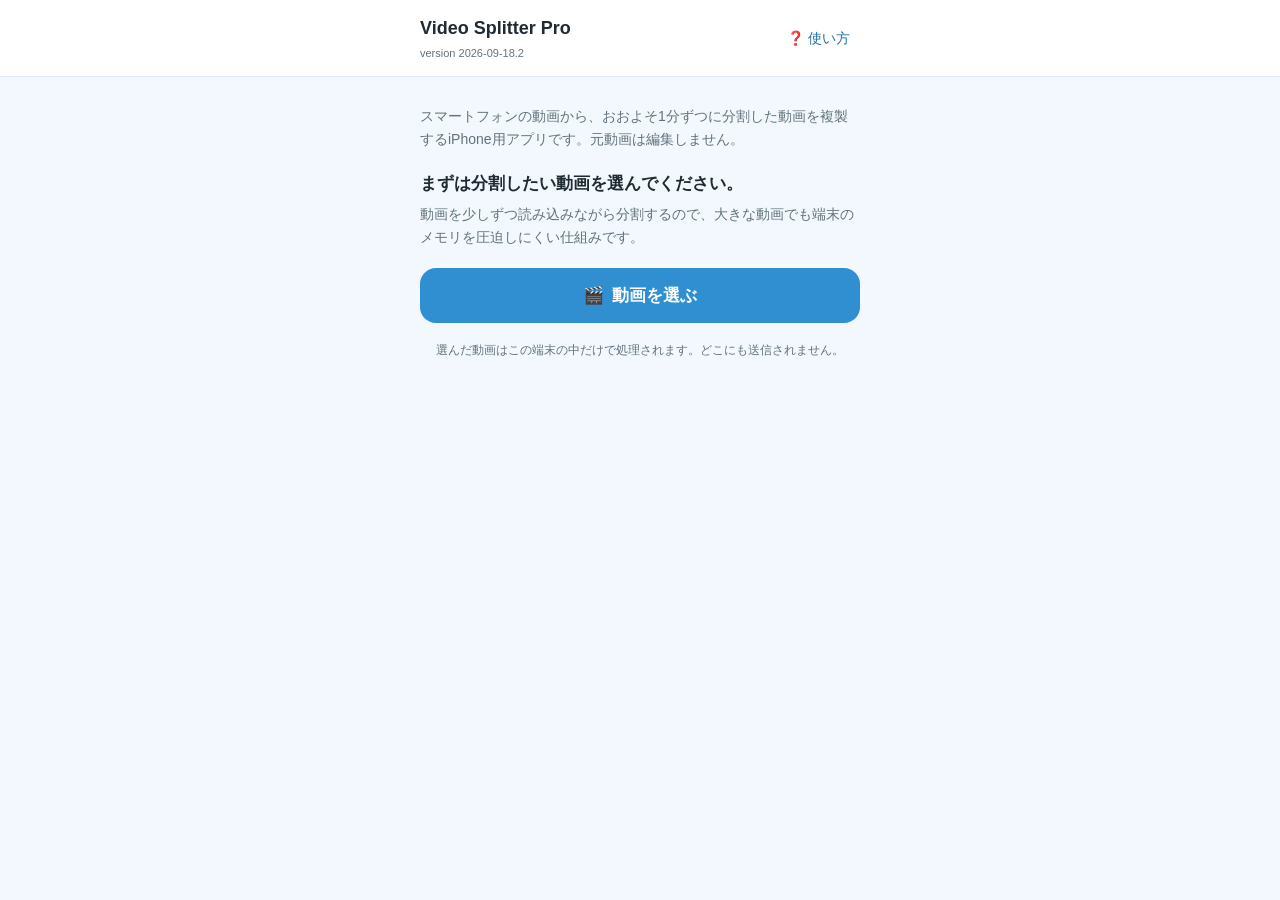
<file: index.html>
<!DOCTYPE html>
<html lang="ja">
<head>
<meta charset="UTF-8">
<meta name="viewport" content="width=device-width, initial-scale=1, viewport-fit=cover">
<title>Video Splitter Pro</title>
<meta name="description" content="大きい動画も、端末に丸ごと読み込まずに分割できるアプリ">
<meta name="theme-color" content="#2f8fd1">
<link rel="manifest" href="manifest.json">
<link rel="apple-touch-icon" href="icons/icon-180.png">
<meta name="apple-mobile-web-app-capable" content="yes">
<meta name="apple-mobile-web-app-status-bar-style" content="default">
<meta name="apple-mobile-web-app-title" content="SplitPro">
<link rel="stylesheet" href="style.css">
</head>
<body>

<header class="app-header">
  <div class="app-header__inner">
    <div>
      <h1 class="app-header__title">Video Splitter Pro</h1>
      <p class="app-header__version" id="version-tag">-</p>
    </div>
    <a class="app-header__help" href="manual.html" target="_blank" rel="noopener" aria-label="使い方を見る（別のタブで開きます）">
      <span aria-hidden="true">❓</span> 使い方
    </a>
  </div>
</header>

<main class="app-main">

  <!-- ステップ1：動画選択（空状態） -->
  <section id="screen-select" class="screen" aria-live="polite">
    <p class="sub">スマートフォンの動画から、おおよそ1分ずつに分割した動画を複製するiPhone用アプリです。元動画は編集しません。</p>
    <p class="lead">まずは分割したい動画を選んでください。</p>
    <p class="sub">動画を少しずつ読み込みながら分割するので、大きな動画でも端末のメモリを圧迫しにくい仕組みです。</p>

    <label class="picker-button" for="file-input">
      <span aria-hidden="true">🎬</span> 動画を選ぶ
    </label>
    <input type="file" id="file-input" accept="video/*" class="visually-hidden">

    <p class="privacy-note">選んだ動画はこの端末の中だけで処理されます。どこにも送信されません。</p>
  </section>

  <!-- ステップ2：選択した動画の確認 -->
  <section id="screen-ready" class="screen" hidden>
    <div class="file-card">
      <div class="file-card__icon" aria-hidden="true">🎞️</div>
      <div class="file-card__info">
        <p class="file-card__name" id="ready-filename">-</p>
        <p class="file-card__meta" id="ready-meta">-</p>
      </div>
    </div>

    <p class="warn-box" id="ready-size-warning" hidden></p>

    <button type="button" id="btn-start" class="primary-button">この動画を分割する</button>
    <button type="button" id="btn-reselect" class="text-button">別の動画を選び直す</button>

    <p class="error-detail" id="error-detail" hidden></p>
  </section>

  <!-- ステップ3：処理中 -->
  <section id="screen-processing" class="screen" hidden aria-live="polite">
    <div class="progress-wrap">
      <div class="progress-bar" role="progressbar" aria-valuemin="0" aria-valuemax="100" aria-valuenow="0" id="progress-bar-outer">
        <div class="progress-bar__fill" id="progress-bar-fill"></div>
      </div>
      <p class="progress-label" id="progress-label">準備しています…</p>
      <p class="progress-elapsed" id="progress-elapsed"></p>
    </div>
    <p class="sub">動画の大きさによって数秒〜数分かかります。動いていないように見えても処理中なので、この画面を閉じずにお待ちください。</p>
  </section>

  <!-- ステップ4：結果 -->
  <section id="screen-result" class="screen" hidden>
    <p class="lead" id="result-heading">分割できました</p>
    <p class="sub" id="result-elapsed"></p>
    <p class="sub" id="result-source-date"></p>
    <p class="sub" id="result-single-note" hidden>この動画は短かったため、1つのファイルになりました。</p>
    <p class="sub pending-note" id="result-progress-note" hidden></p>
    <p class="sub">上から順番に保存すると、元の動画の再生順のまま並びます。</p>

    <ul class="segment-list" id="segment-list"></ul>

    <button type="button" id="btn-restart" class="text-button">はじめからやり直す</button>
  </section>

</main>

<!-- トースト（成功・失敗の合図） -->
<div id="toast" class="toast" role="status" aria-live="assertive" hidden></div>

<script src="app.js" defer></script>
</body>
</html>
</file>
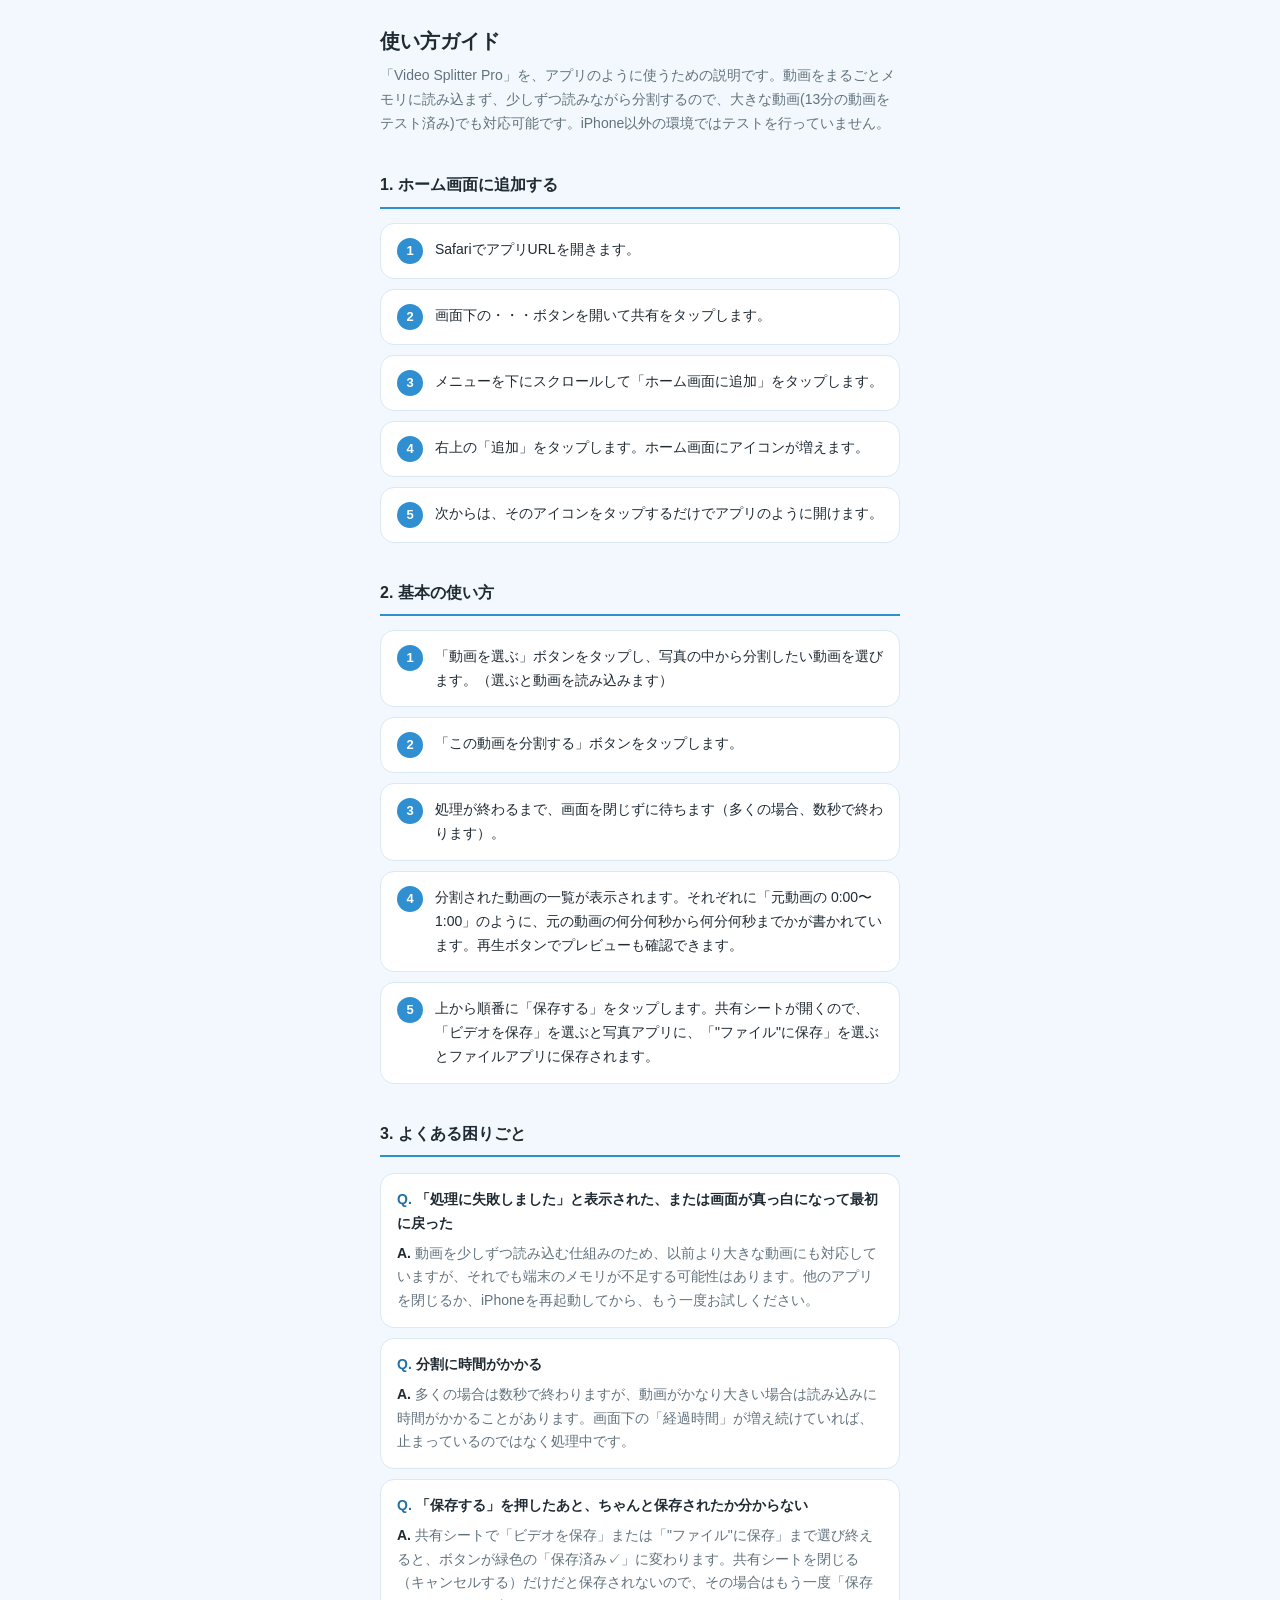
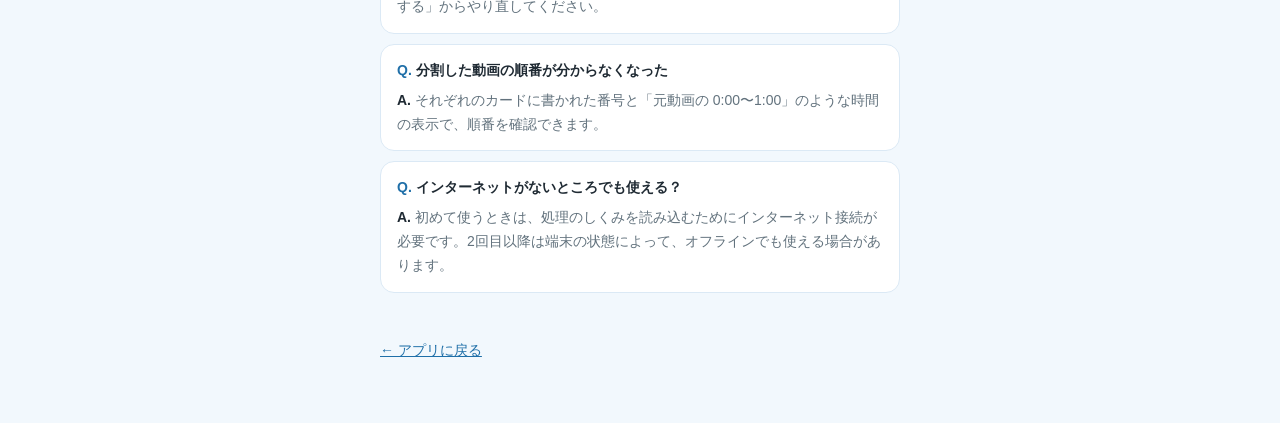
<file: manual.html>
<!DOCTYPE html>
<html lang="ja">
<head>
<meta charset="UTF-8">
<meta name="viewport" content="width=device-width, initial-scale=1">
<title>使い方 - Video Splitter Pro</title>
<style>
  :root {
    --bg: #f2f8fd;
    --card: #ffffff;
    --accent: #2f8fd1;
    --accent-dark: #1f6fa8;
    --text: #1f2a33;
    --text-sub: #62727d;
    --border: #dbe9f5;
  }
  * { box-sizing: border-box; }
  body {
    margin: 0;
    background: var(--bg);
    color: var(--text);
    font-family: -apple-system, BlinkMacSystemFont, "Hiragino Sans", "Yu Gothic", sans-serif;
    line-height: 1.7;
  }
  .wrap { max-width: 560px; margin: 0 auto; padding: 24px 20px 60px; }
  h1 { font-size: 20px; margin: 0 0 6px; }
  .lead { color: var(--text-sub); font-size: 14px; margin: 0 0 28px; }
  h2 {
    font-size: 16px;
    margin: 36px 0 14px;
    padding-bottom: 8px;
    border-bottom: 2px solid var(--accent);
  }
  ol.steps { list-style: none; margin: 0; padding: 0; }
  ol.steps > li {
    display: flex;
    gap: 12px;
    background: var(--card);
    border: 1px solid var(--border);
    border-radius: 14px;
    padding: 14px 16px;
    margin-bottom: 10px;
    align-items: flex-start;
  }
  .step-num {
    flex: none;
    width: 26px; height: 26px;
    border-radius: 50%;
    background: var(--accent);
    color: #fff;
    font-size: 13px;
    font-weight: 700;
    display: flex; align-items: center; justify-content: center;
  }
  .step-text { font-size: 14px; }
  .faq {
    background: var(--card);
    border: 1px solid var(--border);
    border-radius: 14px;
    padding: 14px 16px;
    margin-bottom: 10px;
  }
  .faq dt {
    font-weight: 700;
    font-size: 14px;
    margin-bottom: 6px;
  }
  .faq dt::before { content: "Q. "; color: var(--accent-dark); }
  .faq dd {
    margin: 0;
    font-size: 14px;
    color: var(--text-sub);
  }
  .faq dd::before { content: "A. "; color: var(--text); font-weight: 700; }
  a { color: var(--accent-dark); }
  .back {
    display: inline-block;
    margin-top: 30px;
    font-size: 14px;
  }
</style>
</head>
<body>
<div class="wrap">
  <h1>使い方ガイド</h1>
  <p class="lead">「Video Splitter Pro」を、アプリのように使うための説明です。動画をまるごとメモリに読み込まず、少しずつ読みながら分割するので、大きな動画(13分の動画をテスト済み)でも対応可能です。iPhone以外の環境ではテストを行っていません。</p>

  <h2>1. ホーム画面に追加する</h2>
  <ol class="steps">
    <li><span class="step-num">1</span><span class="step-text">SafariでアプリURLを開きます。</span></li>
    <li><span class="step-num">2</span><span class="step-text">画面下の・・・ボタンを開いて共有をタップします。</span></li>
    <li><span class="step-num">3</span><span class="step-text">メニューを下にスクロールして「ホーム画面に追加」をタップします。</span></li>
    <li><span class="step-num">4</span><span class="step-text">右上の「追加」をタップします。ホーム画面にアイコンが増えます。</span></li>
    <li><span class="step-num">5</span><span class="step-text">次からは、そのアイコンをタップするだけでアプリのように開けます。</span></li>
  </ol>

  <h2>2. 基本の使い方</h2>
  <ol class="steps">
    <li><span class="step-num">1</span><span class="step-text">「動画を選ぶ」ボタンをタップし、写真の中から分割したい動画を選びます。（選ぶと動画を読み込みます）</span></li>
    <li><span class="step-num">2</span><span class="step-text">「この動画を分割する」ボタンをタップします。</span></li>
    <li><span class="step-num">3</span><span class="step-text">処理が終わるまで、画面を閉じずに待ちます（多くの場合、数秒で終わります）。</span></li>
    <li><span class="step-num">4</span><span class="step-text">分割された動画の一覧が表示されます。それぞれに「元動画の 0:00〜1:00」のように、元の動画の何分何秒から何分何秒までかが書かれています。再生ボタンでプレビューも確認できます。</span></li>
    <li><span class="step-num">5</span><span class="step-text">上から順番に「保存する」をタップします。共有シートが開くので、「ビデオを保存」を選ぶと写真アプリに、「"ファイル"に保存」を選ぶとファイルアプリに保存されます。</span></li>
  </ol>

  <h2>3. よくある困りごと</h2>
  <dl>
    <div class="faq">
      <dt>「処理に失敗しました」と表示された、または画面が真っ白になって最初に戻った</dt>
      <dd>動画を少しずつ読み込む仕組みのため、以前より大きな動画にも対応していますが、それでも端末のメモリが不足する可能性はあります。他のアプリを閉じるか、iPhoneを再起動してから、もう一度お試しください。</dd>
    </div>
    <div class="faq">
      <dt>分割に時間がかかる</dt>
      <dd>多くの場合は数秒で終わりますが、動画がかなり大きい場合は読み込みに時間がかかることがあります。画面下の「経過時間」が増え続けていれば、止まっているのではなく処理中です。</dd>
    </div>
    <div class="faq">
      <dt>「保存する」を押したあと、ちゃんと保存されたか分からない</dt>
      <dd>共有シートで「ビデオを保存」または「"ファイル"に保存」まで選び終えると、ボタンが緑色の「保存済み✓」に変わります。共有シートを閉じる（キャンセルする）だけだと保存されないので、その場合はもう一度「保存する」からやり直してください。</dd>
    </div>
    <div class="faq">
      <dt>分割した動画の順番が分からなくなった</dt>
      <dd>それぞれのカードに書かれた番号と「元動画の 0:00〜1:00」のような時間の表示で、順番を確認できます。</dd>
    </div>
    <div class="faq">
      <dt>インターネットがないところでも使える？</dt>
      <dd>初めて使うときは、処理のしくみを読み込むためにインターネット接続が必要です。2回目以降は端末の状態によって、オフラインでも使える場合があります。</dd>
    </div>
  </dl>

  <a class="back" href="index.html">← アプリに戻る</a>
</div>
</body>
</html>
</file>
<file: style.css>
:root {
  color-scheme: light;
  --bg: #f2f8fd;
  --card-bg: #ffffff;
  --accent: #2f8fd1;
  --accent-dark: #1f6fa8;
  --text: #1f2a33;
  --text-sub: #62727d;
  --border: #dbe9f5;
  --success: #2f9e5c;
  --error: #d64545;
  --radius: 16px;
}

* { box-sizing: border-box; }

html, body {
  margin: 0;
  padding: 0;
  background: var(--bg);
  color: var(--text);
  font-family: -apple-system, BlinkMacSystemFont, "Hiragino Sans", "Yu Gothic", sans-serif;
  line-height: 1.6;
}

.visually-hidden {
  position: absolute;
  width: 1px; height: 1px;
  overflow: hidden;
  clip: rect(0 0 0 0);
  white-space: nowrap;
}

/* ヘッダー */
.app-header {
  background: var(--card-bg);
  border-bottom: 1px solid var(--border);
  position: sticky;
  top: 0;
  z-index: 10;
}
.app-header__inner {
  max-width: 480px;
  margin: 0 auto;
  padding: 14px 20px;
  display: flex;
  align-items: center;
  justify-content: space-between;
}
.app-header__title {
  font-size: 18px;
  margin: 0;
  font-weight: 700;
}
.app-header__version {
  margin: 2px 0 0;
  font-size: 11px;
  color: var(--text-sub);
}
.app-header__help {
  color: var(--accent-dark);
  text-decoration: none;
  font-size: 14px;
  padding: 8px 10px;
  min-height: 40px;
  min-width: 40px;
  display: inline-flex;
  align-items: center;
  gap: 4px;
  border-radius: 10px;
}
.app-header__help:hover,
.app-header__help:focus-visible {
  background: var(--bg);
}

/* メイン */
.app-main {
  max-width: 480px;
  margin: 0 auto;
  padding: 28px 20px 60px;
}

.screen { width: 100%; }

.lead {
  font-size: 17px;
  font-weight: 700;
  margin: 0 0 6px;
}
.sub {
  font-size: 14px;
  color: var(--text-sub);
  margin: 0 0 20px;
}
.pending-note {
  color: var(--accent-dark);
  font-weight: 700;
}
.privacy-note {
  font-size: 12px;
  color: var(--text-sub);
  text-align: center;
  margin-top: 18px;
}

/* 主役ボタン */
.primary-button {
  display: block;
  width: 100%;
  min-height: 52px;
  background: var(--accent);
  color: #fff;
  border: none;
  border-radius: var(--radius);
  font-size: 17px;
  font-weight: 700;
  cursor: pointer;
  padding: 14px 20px;
  text-align: center;
  transition: background .15s ease, transform .05s ease;
}
.primary-button:hover { background: var(--accent-dark); }
.primary-button:active { transform: scale(0.98); }
.primary-button:focus-visible {
  outline: 3px solid var(--accent-dark);
  outline-offset: 2px;
}
.primary-button:disabled {
  background: #e5c9a8;
  cursor: not-allowed;
}

.picker-button {
  display: flex;
  align-items: center;
  justify-content: center;
  gap: 8px;
  width: 100%;
  min-height: 52px;
  background: var(--accent);
  color: #fff;
  border-radius: var(--radius);
  font-size: 17px;
  font-weight: 700;
  cursor: pointer;
  padding: 14px 20px;
  text-align: center;
  transition: background .15s ease, transform .05s ease;
}
.picker-button:hover { background: var(--accent-dark); }
.picker-button:active { transform: scale(0.98); }
.picker-button:has(+ input:focus-visible) {
  outline: 3px solid var(--accent-dark);
  outline-offset: 2px;
}

.text-button {
  display: block;
  width: 100%;
  min-height: 40px;
  background: none;
  border: none;
  color: var(--text-sub);
  font-size: 14px;
  text-decoration: underline;
  cursor: pointer;
  margin-top: 14px;
  padding: 8px;
}
.text-button:hover { color: var(--text); }
.text-button:focus-visible {
  outline: 2px solid var(--accent-dark);
  outline-offset: 2px;
  border-radius: 6px;
}

/* 失敗時の技術的な詳細（開発者向け・折りたたみ表示） */
.warn-box {
  margin-bottom: 16px;
  padding: 12px 14px;
  border: 1px solid #f0c674;
  border-radius: var(--radius);
  background: #fff8e6;
  color: #7a5b00;
  font-size: 13px;
  line-height: 1.6;
}

.error-detail {
  margin-top: 20px;
  padding: 10px 12px;
  border: 1px dashed var(--border);
  border-radius: 10px;
  background: var(--bg);
  color: var(--text-sub);
  font-size: 11px;
  font-family: ui-monospace, SFMono-Regular, Menlo, monospace;
  line-height: 1.5;
  white-space: pre-wrap;
  word-break: break-all;
  user-select: text;
  -webkit-user-select: text;
}

/* 選択済みファイルカード */
.file-card {
  display: flex;
  align-items: center;
  gap: 14px;
  background: var(--card-bg);
  border: 1px solid var(--border);
  border-radius: var(--radius);
  padding: 16px;
  margin-bottom: 20px;
}
.file-card__icon { font-size: 32px; }
.file-card__info { min-width: 0; }
.file-card__name {
  margin: 0 0 4px;
  font-weight: 700;
  font-size: 15px;
  overflow: hidden;
  text-overflow: ellipsis;
  white-space: nowrap;
}
.file-card__meta {
  margin: 0;
  font-size: 13px;
  color: var(--text-sub);
}

/* 進捗 */
.progress-wrap { margin: 40px 0 8px; }
.progress-bar {
  width: 100%;
  height: 14px;
  background: var(--border);
  border-radius: 999px;
  overflow: hidden;
}
.progress-bar__fill {
  height: 100%;
  width: 0%;
  background: var(--accent);
  border-radius: 999px;
  transition: width .3s ease;
  background-image: linear-gradient(
    90deg,
    rgba(255,255,255,0) 0%,
    rgba(255,255,255,.35) 50%,
    rgba(255,255,255,0) 100%
  );
  background-size: 60px 100%;
  background-repeat: no-repeat;
  animation: progress-shimmer 1.4s linear infinite;
}
@keyframes progress-shimmer {
  0% { background-position: -60px 0; }
  100% { background-position: calc(100% + 60px) 0; }
}
.progress-label {
  text-align: center;
  font-size: 14px;
  color: var(--text-sub);
  margin: 10px 0 0;
}
.progress-elapsed {
  text-align: center;
  font-size: 12px;
  color: var(--text-sub);
  margin: 4px 0 0;
}

/* 結果リスト */
.segment-list {
  list-style: none;
  margin: 0 0 8px;
  padding: 0;
  display: flex;
  flex-direction: column;
  gap: 10px;
}
.segment-item {
  background: var(--card-bg);
  border: 1px solid var(--border);
  border-radius: var(--radius);
  padding: 14px;
}
.segment-item__row {
  display: flex;
  align-items: center;
  gap: 12px;
}
.segment-item__badge {
  flex: none;
  width: 32px;
  height: 32px;
  border-radius: 50%;
  background: var(--accent);
  color: #fff;
  font-size: 14px;
  font-weight: 700;
  display: flex;
  align-items: center;
  justify-content: center;
}
.segment-item__info { flex: 1; min-width: 0; }
.segment-item__range {
  margin: 0;
  font-size: 14px;
  font-weight: 700;
}
.segment-item__dur {
  margin: 2px 0 0;
  font-size: 12px;
  color: var(--text-sub);
}
.segment-item__save {
  flex: none;
  min-height: 40px;
  min-width: 76px;
  background: var(--accent);
  color: #fff;
  border: none;
  border-radius: 10px;
  font-family: inherit;
  font-size: 13px;
  font-weight: 700;
  cursor: pointer;
  padding: 8px 12px;
  text-decoration: none;
  display: inline-flex;
  align-items: center;
  justify-content: center;
}
.segment-item__save:hover { background: var(--accent-dark); }
.segment-item__save:focus-visible {
  outline: 3px solid var(--accent-dark);
  outline-offset: 2px;
}
.segment-item__save[data-saved="true"] {
  background: var(--success);
}
.segment-item__preview {
  display: block;
  width: 100%;
  max-height: 220px;
  margin-top: 12px;
  border-radius: 12px;
  background: #000;
}
/* トースト */
.toast {
  position: fixed;
  left: 50%;
  bottom: 28px;
  transform: translateX(-50%);
  max-width: calc(100% - 40px);
  background: var(--text);
  color: #fff;
  padding: 12px 18px;
  border-radius: 999px;
  font-size: 14px;
  text-align: center;
  box-shadow: 0 6px 20px rgba(0,0,0,.18);
  z-index: 100;
}
.toast[data-type="error"] {
  background: var(--error);
  border-radius: var(--radius);
  text-align: left;
}
.toast[data-type="caution"] {
  background: #b8860b;
  border-radius: var(--radius);
  text-align: left;
}

@media (max-width: 360px) {
  .app-main { padding: 24px 14px 50px; }
}
</file>
